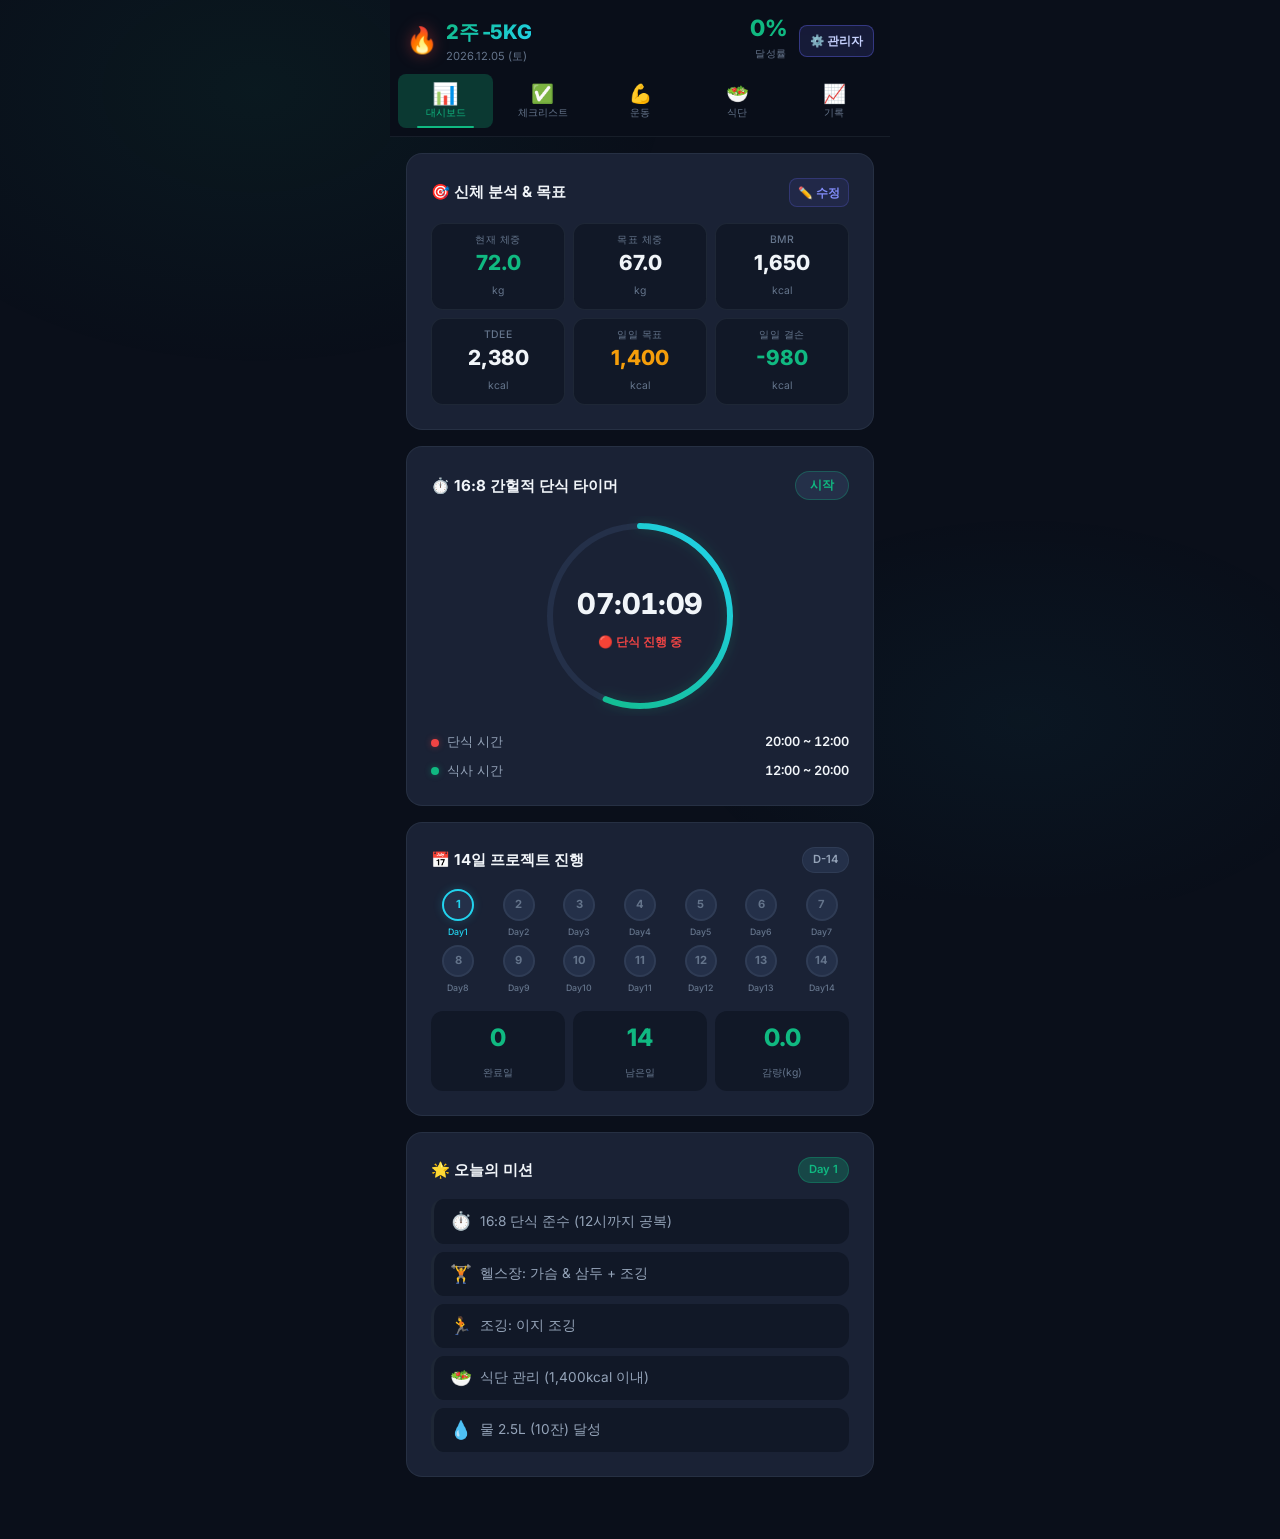
<file: index.html>
<!DOCTYPE html>
<html lang="ko">
<head>
  <meta charset="UTF-8" />
  <meta name="viewport" content="width=device-width, initial-scale=1.0, maximum-scale=1.0, user-scalable=no" />
  <title>2주 -5KG 다이어트 대시보드</title>
  <meta name="description" content="남성 30대 직장인을 위한 2주 5KG 감량 인터랙티브 대시보드. 16:8 간헐적 단식, 헬스장 근력 운동, 실외 조깅 플랜 포함." />
  <meta name="theme-color" content="#0a0f1a" />
  <link rel="preconnect" href="https://fonts.googleapis.com" />
  <link rel="preconnect" href="https://fonts.gstatic.com" crossorigin />
  <link href="https://fonts.googleapis.com/css2?family=Inter:wght@300;400;500;600;700;800;900&display=swap" rel="stylesheet" />
  <link rel="stylesheet" href="styles.css" />
</head>
<body>
  <div id="app">
    <!-- 상단 헤더 -->
    <header id="main-header">
      <div class="header-content">
        <div class="header-left">
          <span class="logo-icon">🔥</span>
          <div>
            <h1 class="header-title">2주 -5KG</h1>
            <p class="header-subtitle" id="header-date"></p>
          </div>
        </div>
        <div class="header-right">
          <div class="header-stat">
            <span class="stat-value" id="header-progress">0%</span>
            <span class="stat-label">달성률</span>
          </div>
          <a href="admin.html" class="header-admin-btn" title="관리자 콘솔 (비밀번호: 0000)">⚙️ 관리자</a>
        </div>
      </div>
      <!-- 탭 내비게이션 -->
      <nav id="tab-nav">
        <button class="tab-btn active" data-tab="dashboard">
          <span class="tab-icon">📊</span>
          <span class="tab-text">대시보드</span>
        </button>
        <button class="tab-btn" data-tab="checklist">
          <span class="tab-icon">✅</span>
          <span class="tab-text">체크리스트</span>
        </button>
        <button class="tab-btn" data-tab="workout">
          <span class="tab-icon">💪</span>
          <span class="tab-text">운동</span>
        </button>
        <button class="tab-btn" data-tab="diet">
          <span class="tab-icon">🥗</span>
          <span class="tab-text">식단</span>
        </button>
        <button class="tab-btn" data-tab="tracker">
          <span class="tab-icon">📈</span>
          <span class="tab-text">기록</span>
        </button>
      </nav>
    </header>

    <!-- 메인 콘텐츠 영역 -->
    <main id="main-content">

      <!-- ========== 대시보드 탭 ========== -->
      <section id="tab-dashboard" class="tab-panel active">
        <!-- 프로필 카드 -->
        <div class="card profile-card" id="profile-card">
          <div class="card-header">
            <h2>🎯 신체 분석 & 목표</h2>
            <a href="admin.html" class="card-admin-link">✏️ 수정</a>
          </div>
          <div class="profile-grid">
            <div class="profile-item">
              <span class="profile-label">현재 체중</span>
              <span class="profile-value accent" id="current-weight">72.0</span>
              <span class="profile-unit">kg</span>
            </div>
            <div class="profile-item">
              <span class="profile-label">목표 체중</span>
              <span class="profile-value" id="profile-target-weight">67.0</span>
              <span class="profile-unit">kg</span>
            </div>
            <div class="profile-item">
              <span class="profile-label">BMR</span>
              <span class="profile-value" id="profile-bmr">1,650</span>
              <span class="profile-unit">kcal</span>
            </div>
            <div class="profile-item">
              <span class="profile-label">TDEE</span>
              <span class="profile-value" id="profile-tdee">2,380</span>
              <span class="profile-unit">kcal</span>
            </div>
            <div class="profile-item">
              <span class="profile-label">일일 목표</span>
              <span class="profile-value warning" id="profile-target-kcal">1,400</span>
              <span class="profile-unit">kcal</span>
            </div>
            <div class="profile-item">
              <span class="profile-label">일일 결손</span>
              <span class="profile-value success" id="profile-deficit-kcal">-980</span>
              <span class="profile-unit">kcal</span>
            </div>
          </div>
        </div>

        <!-- 16:8 단식 타이머 -->
        <div class="card timer-card" id="fasting-timer-card">
          <div class="card-header">
            <h2>⏱️ 16:8 간헐적 단식 타이머</h2>
            <button class="btn-sm" id="timer-toggle-btn">시작</button>
          </div>
          <div class="timer-display">
            <div class="timer-ring" id="timer-ring">
              <svg viewBox="0 0 200 200">
                <circle class="timer-bg" cx="100" cy="100" r="90" />
                <circle class="timer-progress" cx="100" cy="100" r="90" id="timer-progress-circle" />
              </svg>
              <div class="timer-center">
                <span class="timer-time" id="timer-time">16:00:00</span>
                <span class="timer-phase" id="timer-phase">단식 대기중</span>
              </div>
            </div>
          </div>
          <div class="timer-info">
            <div class="timer-info-item">
              <span class="info-dot fasting"></span>
              <span>단식 시간</span>
              <span class="info-time">20:00 ~ 12:00</span>
            </div>
            <div class="timer-info-item">
              <span class="info-dot eating"></span>
              <span>식사 시간</span>
              <span class="info-time">12:00 ~ 20:00</span>
            </div>
          </div>
        </div>

        <!-- D-Day 진행 바 -->
        <div class="card dday-card">
          <div class="card-header">
            <h2>📅 14일 프로젝트 진행</h2>
            <span class="badge" id="dday-badge">D-14</span>
          </div>
          <div class="dday-timeline" id="dday-timeline">
            <!-- JS로 14일 타임라인 생성 -->
          </div>
          <div class="dday-stats">
            <div class="dday-stat">
              <span class="dday-stat-value" id="completed-days">0</span>
              <span class="dday-stat-label">완료일</span>
            </div>
            <div class="dday-stat">
              <span class="dday-stat-value" id="remaining-days">14</span>
              <span class="dday-stat-label">남은일</span>
            </div>
            <div class="dday-stat">
              <span class="dday-stat-value" id="total-lost">0.0</span>
              <span class="dday-stat-label">감량(kg)</span>
            </div>
          </div>
        </div>

        <!-- 오늘의 요약 -->
        <div class="card today-summary-card">
          <div class="card-header">
            <h2>🌟 오늘의 미션</h2>
            <span class="badge accent" id="today-day-badge">Day 1</span>
          </div>
          <div class="mission-list" id="today-missions">
            <!-- JS로 동적 생성 -->
          </div>
        </div>
      </section>

      <!-- ========== 체크리스트 탭 ========== -->
      <section id="tab-checklist" class="tab-panel">
        <div class="day-selector">
          <button class="btn-icon" id="prev-day-btn">◀</button>
          <h2 id="checklist-day-title">Day 1</h2>
          <button class="btn-icon" id="next-day-btn">▶</button>
        </div>
        <div class="card">
          <div class="checklist-progress-bar">
            <div class="checklist-progress-fill" id="checklist-progress-fill"></div>
          </div>
          <p class="checklist-progress-text"><span id="checklist-done">0</span> / <span id="checklist-total">0</span> 완료</p>
        </div>
        <div id="checklist-items" class="checklist-container">
          <!-- JS로 동적 생성 -->
        </div>
      </section>

      <!-- ========== 운동 탭 ========== -->
      <section id="tab-workout" class="tab-panel">
        <div class="day-selector">
          <button class="btn-icon" id="workout-prev-day">◀</button>
          <h2 id="workout-day-title">Day 1</h2>
          <button class="btn-icon" id="workout-next-day">▶</button>
        </div>
        <div id="workout-content">
          <!-- JS로 동적 생성 -->
        </div>
      </section>

      <!-- ========== 식단 탭 ========== -->
      <section id="tab-diet" class="tab-panel">
        <div class="day-selector">
          <button class="btn-icon" id="diet-prev-day">◀</button>
          <h2 id="diet-day-title">Day 1</h2>
          <button class="btn-icon" id="diet-next-day">▶</button>
        </div>
        <div id="diet-content">
          <!-- JS로 동적 생성 -->
        </div>
      </section>

      <!-- ========== 기록(트래커) 탭 ========== -->
      <section id="tab-tracker" class="tab-panel">
        <!-- 체중 기록 입력 -->
        <div class="card">
          <div class="card-header">
            <h2>⚖️ 오늘 체중 기록</h2>
          </div>
          <div class="weight-input-group">
            <input type="number" id="weight-input" class="weight-input" step="0.1" min="50" max="150" placeholder="72.0" />
            <span class="weight-input-unit">kg</span>
            <button class="btn-primary" id="save-weight-btn">저장</button>
          </div>
        </div>

        <!-- 체중 변화 차트 -->
        <div class="card">
          <div class="card-header">
            <h2>📉 체중 변화 추이</h2>
          </div>
          <div class="chart-container">
            <canvas id="weight-chart"></canvas>
          </div>
        </div>

        <!-- 수분 트래커 -->
        <div class="card">
          <div class="card-header">
            <h2>💧 오늘 수분 섭취</h2>
            <span class="badge" id="water-badge">0 / 2.5L</span>
          </div>
          <div class="water-tracker" id="water-tracker">
            <!-- 10개 물방울(각 250ml) -->
          </div>
          <p class="water-tip">💡 한 잔 = 250ml · 목표 10잔(2.5L) · 미네랄 소금 한 꼬집 추가!</p>
        </div>

        <!-- 주간 통계 -->
        <div class="card">
          <div class="card-header">
            <h2>📊 주간 통계</h2>
          </div>
          <div class="stats-grid" id="weekly-stats">
            <!-- JS로 동적 생성 -->
          </div>
        </div>
      </section>

    </main>
  </div>

  <!-- 모달: 운동 완료 축하 -->
  <div class="modal-overlay" id="modal-overlay">
    <div class="modal" id="congrats-modal">
      <div class="modal-emoji">🎉</div>
      <h3 class="modal-title" id="modal-title">축하합니다!</h3>
      <p class="modal-text" id="modal-text">오늘의 미션을 모두 완료했어요!</p>
      <button class="btn-primary modal-close-btn" id="modal-close-btn">확인</button>
    </div>
  </div>

  <script src="data.js"></script>
  <script src="app.js"></script>
</body>
</html>
</file>
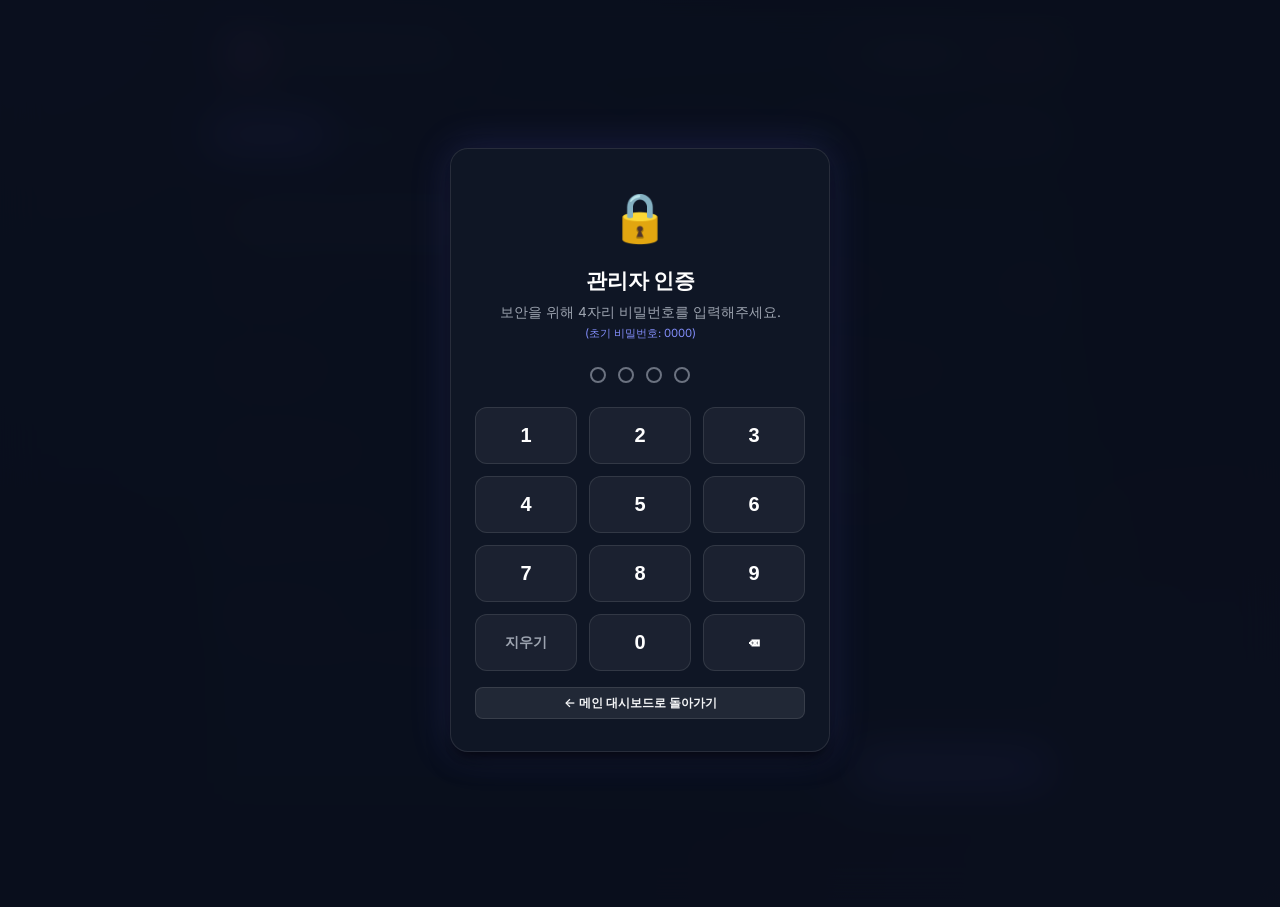
<file: admin.html>
<!DOCTYPE html>
<html lang="ko">
<head>
  <meta charset="UTF-8" />
  <meta name="viewport" content="width=device-width, initial-scale=1.0, maximum-scale=1.0, user-scalable=no" />
  <title>다이어트 플랜 관리자 콘솔</title>
  <meta name="theme-color" content="#0a0f1d" />
  <link rel="preconnect" href="https://fonts.googleapis.com" />
  <link rel="preconnect" href="https://fonts.gstatic.com" crossorigin />
  <link href="https://fonts.googleapis.com/css2?family=Inter:wght@400;500;600;700;800&display=swap" rel="stylesheet" />
  <link rel="stylesheet" href="admin.css" />
</head>
<body>

  <!-- ==================== PIN 잠금 화면 (초기 비번: 0000) ==================== -->
  <div id="authOverlay" class="auth-overlay">
    <div class="auth-box">
      <div class="lock-icon">🔒</div>
      <h2>관리자 인증</h2>
      <p>보안을 위해 4자리 비밀번호를 입력해주세요.<br><small style="color:#818cf8;">(초기 비밀번호: 0000)</small></p>

      <div class="pin-display">
        <div class="pin-dot" id="dot-0"></div>
        <div class="pin-dot" id="dot-1"></div>
        <div class="pin-dot" id="dot-2"></div>
        <div class="pin-dot" id="dot-3"></div>
      </div>

      <div class="pin-keypad">
        <button class="key-btn" onclick="handlePinInput('1')">1</button>
        <button class="key-btn" onclick="handlePinInput('2')">2</button>
        <button class="key-btn" onclick="handlePinInput('3')">3</button>
        <button class="key-btn" onclick="handlePinInput('4')">4</button>
        <button class="key-btn" onclick="handlePinInput('5')">5</button>
        <button class="key-btn" onclick="handlePinInput('6')">6</button>
        <button class="key-btn" onclick="handlePinInput('7')">7</button>
        <button class="key-btn" onclick="handlePinInput('8')">8</button>
        <button class="key-btn" onclick="handlePinInput('9')">9</button>
        <button class="key-btn" onclick="handlePinClear()" style="font-size:0.9rem; color:var(--text-muted);">지우기</button>
        <button class="key-btn" onclick="handlePinInput('0')">0</button>
        <button class="key-btn" onclick="handlePinBackspace()">⌫</button>
      </div>

      <div style="margin-top: 15px;">
        <a href="index.html" class="btn btn-secondary btn-sm" style="width:100%;">← 메인 대시보드로 돌아가기</a>
      </div>
    </div>
  </div>

  <!-- ==================== 관리자 메인 콘솔 ==================== -->
  <div class="admin-container">
    
    <!-- 상단 헤더 -->
    <header class="admin-header">
      <div class="brand-area">
        <div class="brand-badge">⚡</div>
        <div class="brand-text">
          <h1>다이어트 관리자 센터</h1>
          <p>내용 실시간 편집 & 스마트폰 즉시 동기화</p>
        </div>
      </div>
      <div class="header-actions">
        <a href="index.html" class="btn btn-secondary btn-sm">📱 사용자 화면 보기</a>
        <button id="logoutBtn" class="btn btn-danger btn-sm" onclick="handleLogout()">로그아웃</button>
      </div>
    </header>

    <!-- 탭 내비게이션 -->
    <nav class="admin-tabs">
      <button class="tab-btn active" data-tab="tab-profile">🎯 신체 & 목표</button>
      <button class="tab-btn" data-tab="tab-checklist">📋 체크리스트</button>
      <button class="tab-btn" data-tab="tab-workout">💪 14일 운동 플랜</button>
      <button class="tab-btn" data-tab="tab-diet">🥗 14일 식단 플랜</button>
      <button class="tab-btn" data-tab="tab-records">📊 체중·수분 기록</button>
      <button class="tab-btn" data-tab="tab-system">⚙️ 설정 & 백업</button>
    </nav>

    <!-- ==================== TAB 1: 신체 & 목표 ==================== -->
    <section id="tab-profile" class="panel active">
      <div class="admin-card">
        <h2>🎯 신체 분석 및 감량 목표 설정</h2>
        <p class="desc">대시보드 상단 프로필 카드 및 통계에 실시간 반영됩니다.</p>

        <form id="profileForm" onsubmit="saveProfile(event)">
          <div class="form-grid">
            <div class="form-group">
              <label>프로젝트 제목 <span class="badge">필수</span></label>
              <input type="text" id="prof-title" required />
            </div>

            <div class="form-group">
              <label>신장 (cm)</label>
              <input type="number" id="prof-height" step="0.1" required />
            </div>

            <div class="form-group">
              <label>시작 체중 (kg) <span class="badge">기준점</span></label>
              <input type="number" id="prof-start-weight" step="0.1" required />
            </div>

            <div class="form-group">
              <label>목표 체중 (kg)</label>
              <input type="number" id="prof-target-weight" step="0.1" required />
            </div>

            <div class="form-group">
              <label>기초대사량 (BMR, kcal)</label>
              <input type="number" id="prof-bmr" required />
            </div>

            <div class="form-group">
              <label>활동대사량 (TDEE, kcal)</label>
              <input type="number" id="prof-tdee" required />
            </div>

            <div class="form-group">
              <label>일일 섭취 목표 (kcal)</label>
              <input type="number" id="prof-target-kcal" required />
            </div>

            <div class="form-group">
              <label>일일 칼로리 결손 (kcal)</label>
              <input type="number" id="prof-deficit-kcal" required />
            </div>

            <div class="form-group">
              <label>챌린지 시작일</label>
              <input type="date" id="prof-start-date" required />
            </div>

            <div class="form-group">
              <label>간헐적 단식 시작 시간 (시)</label>
              <input type="number" id="prof-fasting-start" min="0" max="23" required />
            </div>

            <div class="form-group full-width">
              <label>개인 메모 & 다짐</label>
              <textarea id="prof-notes" placeholder="이번 2주 동안 반드시 5KG 감량하고 건강한 습관을 만든다!"></textarea>
            </div>
          </div>

          <div class="card-actions">
            <button type="submit" class="btn btn-primary">💾 신체 & 목표 설정 저장</button>
          </div>
        </form>
      </div>
    </section>

    <!-- ==================== TAB 2: 체크리스트 ==================== -->
    <section id="tab-checklist" class="panel">
      <div class="admin-card">
        <h2>📋 매일 반복 체크리스트 관리</h2>
        <p class="desc">매일 대시보드와 체크리스트 탭에서 수행하는 미션을 수정할 수 있습니다.</p>

        <div id="checklistEditorContainer">
          <!-- 동적으로 그룹 및 아이템 렌더링 -->
        </div>

        <div class="card-actions" style="justify-content: space-between;">
          <button type="button" class="btn btn-secondary btn-sm" onclick="addNewChecklistGroup()">+ 새 그룹 추가</button>
          <button type="button" class="btn btn-primary" onclick="saveChecklistTemplate()">💾 체크리스트 템플릿 저장</button>
        </div>
      </div>
    </section>

    <!-- ==================== TAB 3: 14일 운동 플랜 ==================== -->
    <section id="tab-workout" class="panel">
      <div class="admin-card">
        <h2>💪 14일 헬스장 근력 + 실외 조깅 플랜</h2>
        <p class="desc">수정할 일차(Day)를 선택하고 헬스 기구 및 러닝 프로그램을 변경하세요.</p>

        <div class="day-selector-bar">
          <label for="workoutDaySelect">📅 수정할 일차 선택:</label>
          <select id="workoutDaySelect" onchange="loadWorkoutForSelectedDay()">
            <!-- Day 1~14 옵션 동적 생성 -->
          </select>
        </div>

        <form id="workoutDayForm" onsubmit="saveWorkoutForSelectedDay(event)">
          <div class="form-grid">
            <div class="form-group full-width">
              <label>오늘의 운동 타이틀 (예: 가슴 & 삼두 + 조깅)</label>
              <input type="text" id="w-title" required />
            </div>
            <div class="form-group">
              <label>타겟 부위 (쉼표 구분)</label>
              <input type="text" id="w-target" placeholder="대흉근, 상완삼두근" />
            </div>
            <div class="form-group">
              <label>예상 소요 시간</label>
              <input type="text" id="w-duration" placeholder="근력 45분 + 조깅 25분" />
            </div>
            <div class="form-group full-width">
              <label>오늘의 핵심 팁 / 동기부여</label>
              <input type="text" id="w-tip" />
            </div>
          </div>

          <!-- 헬스장 근력 세부 종목 -->
          <h3 style="margin: 20px 0 10px; font-size:1rem; color:#818cf8;">🏋️ 헬스장 기구 루틴</h3>
          <div id="gymExercisesContainer">
            <!-- 운동 종목 리스트 동적 생성 -->
          </div>
          <button type="button" class="btn btn-secondary btn-sm" style="margin-bottom:20px;" onclick="addGymExercise()">+ 근력 운동 추가</button>

          <!-- 실외 조깅 / 유산소 -->
          <h3 style="margin: 20px 0 10px; font-size:1rem; color:#ec4899;">🏃 실외 조깅 / 유산소</h3>
          <div class="form-grid">
            <div class="form-group">
              <label>조깅 유형</label>
              <input type="text" id="w-cardio-type" placeholder="이지 조깅 / 인터벌" />
            </div>
            <div class="form-group">
              <label>시간 (분)</label>
              <input type="number" id="w-cardio-duration" />
            </div>
            <div class="form-group">
              <label>목표 거리 / 페이스</label>
              <input type="text" id="w-cardio-target" placeholder="3km (6분 30초/km)" />
            </div>
            <div class="form-group full-width">
              <label>조깅 팁 & 세부 코스</label>
              <textarea id="w-cardio-tip"></textarea>
            </div>
          </div>

          <div class="card-actions">
            <button type="submit" class="btn btn-primary">💾 해당 일차(Day) 운동 저장</button>
          </div>
        </form>
      </div>
    </section>

    <!-- ==================== TAB 4: 14일 식단 플랜 ==================== -->
    <section id="tab-diet" class="panel">
      <div class="admin-card">
        <h2>🥗 14일 식단 가이드 편집</h2>
        <p class="desc">16:8 간헐적 단식 기반 일자별 점심, 간식, 저녁 메뉴를 수정할 수 있습니다.</p>

        <div class="day-selector-bar">
          <label for="dietDaySelect">📅 수정할 일차 선택:</label>
          <select id="dietDaySelect" onchange="loadDietForSelectedDay()">
            <!-- Day 1~14 옵션 동적 생성 -->
          </select>
        </div>

        <form id="dietDayForm" onsubmit="saveDietForSelectedDay(event)">
          <!-- 점심 -->
          <div style="background:rgba(255,255,255,0.02); padding:16px; border-radius:12px; margin-bottom:14px; border:1px solid var(--border-color);">
            <h3 style="font-size:0.95rem; color:#10b981; margin-bottom:12px;">🍚 점심 (12:00 첫 식사)</h3>
            <div class="form-grid">
              <div class="form-group full-width">
                <label>메뉴 명칭</label>
                <input type="text" id="d-lunch-title" required />
              </div>
              <div class="form-group">
                <label>예상 칼로리 (kcal)</label>
                <input type="number" id="d-lunch-kcal" required />
              </div>
              <div class="form-group full-width">
                <label>식단 팁 & 영양 포인트</label>
                <input type="text" id="d-lunch-tip" />
              </div>
            </div>
          </div>

          <!-- 간식 -->
          <div style="background:rgba(255,255,255,0.02); padding:16px; border-radius:12px; margin-bottom:14px; border:1px solid var(--border-color);">
            <h3 style="font-size:0.95rem; color:#f59e0b; margin-bottom:12px;">🥜 간식 (15:30)</h3>
            <div class="form-grid">
              <div class="form-group full-width">
                <label>메뉴 명칭</label>
                <input type="text" id="d-snack-title" required />
              </div>
              <div class="form-group">
                <label>예상 칼로리 (kcal)</label>
                <input type="number" id="d-snack-kcal" required />
              </div>
            </div>
          </div>

          <!-- 저녁 -->
          <div style="background:rgba(255,255,255,0.02); padding:16px; border-radius:12px; margin-bottom:14px; border:1px solid var(--border-color);">
            <h3 style="font-size:0.95rem; color:#06b6d4; margin-bottom:12px;">🥗 저녁 (19:00 마지막 식사)</h3>
            <div class="form-grid">
              <div class="form-group full-width">
                <label>메뉴 명칭</label>
                <input type="text" id="d-dinner-title" required />
              </div>
              <div class="form-group">
                <label>예상 칼로리 (kcal)</label>
                <input type="number" id="d-dinner-kcal" required />
              </div>
              <div class="form-group full-width">
                <label>식단 팁 & 영양 포인트</label>
                <input type="text" id="d-dinner-tip" />
              </div>
            </div>
          </div>

          <div class="card-actions">
            <button type="submit" class="btn btn-primary">💾 해당 일차(Day) 식단 저장</button>
          </div>
        </form>
      </div>
    </section>

    <!-- ==================== TAB 5: 체중·수분 기록 관리 ==================== -->
    <section id="tab-records" class="panel">
      <div class="admin-card">
        <h2>📊 사용자 일자별 기록 관리 (체중 & 수분)</h2>
        <p class="desc">사용자가 입력한 체중 및 수분 기록을 직접 수정하거나 보정할 수 있습니다.</p>

        <div class="table-responsive">
          <table class="admin-table">
            <thead>
              <tr>
                <th>일차</th>
                <th>날짜</th>
                <th>체중 (kg)</th>
                <th>수분 섭취 (잔)</th>
                <th>조치</th>
              </tr>
            </thead>
            <tbody id="recordsTableBody">
              <!-- Day 1~14 행 동적 생성 -->
            </tbody>
          </table>
        </div>

        <div class="card-actions">
          <button type="button" class="btn btn-primary" onclick="saveAllRecords()">💾 전체 기록 일괄 저장</button>
        </div>
      </div>
    </section>

    <!-- ==================== TAB 6: 시스템 & 백업 ==================== -->
    <section id="tab-system" class="panel">
      <div class="admin-card">
        <h2>🔒 관리자 비밀번호 변경</h2>
        <p class="desc">초기 비밀번호(0000)를 원하는 4자리 숫자로 변경할 수 있습니다.</p>

        <form id="pwChangeForm" onsubmit="changeAdminPassword(event)">
          <div class="form-grid">
            <div class="form-group">
              <label>새 비밀번호 (4자리 숫자)</label>
              <input type="password" id="newPin" maxlength="4" pattern="[0-9]{4}" placeholder="예: 1234" required />
            </div>
            <div class="form-group">
              <label>새 비밀번호 확인</label>
              <input type="password" id="confirmPin" maxlength="4" pattern="[0-9]{4}" placeholder="예: 1234" required />
            </div>
          </div>
          <div class="card-actions">
            <button type="submit" class="btn btn-primary">비밀번호 변경</button>
          </div>
        </form>
      </div>

      <div class="admin-card">
        <h2>💾 데이터 백업 및 복원</h2>
        <p class="desc">다른 기기(스마트폰/PC)로 데이터를 옮기거나 백업할 때 사용하세요.</p>

        <div style="display:flex; flex-wrap:wrap; gap:12px; margin-top:14px;">
          <button type="button" class="btn btn-secondary" onclick="exportDataToJson()">📥 전체 데이터 백업 다운로드 (JSON)</button>
          
          <label class="btn btn-secondary" style="cursor:pointer;">
            📤 백업 파일 복원 (JSON)
            <input type="file" id="importFileInput" accept=".json" style="display:none;" onchange="importDataFromJson(event)" />
          </label>
        </div>
      </div>

      <div class="admin-card" style="border-color:rgba(239, 68, 68, 0.4);">
        <h2 style="color:#f87171;">⚠️ 초기화 영역</h2>
        <p class="desc">모든 수정 데이터를 지우고 프로젝트 초기 상태로 되돌립니다.</p>

        <div style="display:flex; gap:10px; margin-top:10px;">
          <button type="button" class="btn btn-danger" onclick="resetToFactoryDefault()">초기 설정값으로 완전 리셋</button>
        </div>
      </div>
    </section>

  </div>

  <script src="data.js"></script>
  <script src="admin.js"></script>
</body>
</html>
</file>
<file: styles.css>
/* ===================================================
   2주 -5KG 다이어트 대시보드 — 모바일 퍼스트 스타일시트
   디자인: 프리미엄 다크 모드 + 네온 에메랄드/시안 포인트
   =================================================== */

/* --- CSS Custom Properties (디자인 토큰) --- */
:root {
  /* 다크 모드 배경 팔레트 */
  --bg-primary: #0a0f1a;
  --bg-secondary: #111827;
  --bg-card: #1a2235;
  --bg-card-hover: #1e2a40;
  --bg-elevated: #243049;

  /* 포인트 컬러 (네온 에메랄드/시안) */
  --accent-primary: #10b981;
  --accent-primary-glow: rgba(16, 185, 129, 0.25);
  --accent-secondary: #06d6a0;
  --accent-cyan: #22d3ee;
  --accent-cyan-glow: rgba(34, 211, 238, 0.2);

  /* 상태 컬러 */
  --color-success: #10b981;
  --color-warning: #f59e0b;
  --color-danger: #ef4444;
  --color-info: #3b82f6;

  /* 텍스트 */
  --text-primary: #f1f5f9;
  --text-secondary: #94a3b8;
  --text-muted: #64748b;

  /* 보더 */
  --border-color: rgba(148, 163, 184, 0.1);
  --border-accent: rgba(16, 185, 129, 0.3);

  /* 간격 */
  --spacing-xs: 4px;
  --spacing-sm: 8px;
  --spacing-md: 16px;
  --spacing-lg: 24px;
  --spacing-xl: 32px;

  /* 반경 */
  --radius-sm: 8px;
  --radius-md: 12px;
  --radius-lg: 16px;
  --radius-xl: 24px;
  --radius-full: 9999px;

  /* 폰트 */
  --font-family: 'Inter', -apple-system, BlinkMacSystemFont, 'Segoe UI', sans-serif;

  /* 그림자 */
  --shadow-sm: 0 1px 2px rgba(0, 0, 0, 0.3);
  --shadow-md: 0 4px 12px rgba(0, 0, 0, 0.4);
  --shadow-lg: 0 8px 24px rgba(0, 0, 0, 0.5);
  --shadow-glow: 0 0 20px var(--accent-primary-glow);

  /* 트랜지션 */
  --transition-fast: 150ms ease;
  --transition-normal: 250ms ease;
  --transition-slow: 400ms cubic-bezier(0.4, 0, 0.2, 1);
}

/* --- 리셋 & 기본 --- */
*, *::before, *::after {
  margin: 0;
  padding: 0;
  box-sizing: border-box;
}

html {
  font-size: 16px;
  -webkit-text-size-adjust: 100%;
  scroll-behavior: smooth;
}

body {
  font-family: var(--font-family);
  background: var(--bg-primary);
  color: var(--text-primary);
  line-height: 1.6;
  min-height: 100vh;
  -webkit-font-smoothing: antialiased;
  -moz-osx-font-smoothing: grayscale;
  overflow-x: hidden;
}

/* 배경 그라데이션 오버레이 */
body::before {
  content: '';
  position: fixed;
  top: 0;
  left: 0;
  right: 0;
  bottom: 0;
  background:
    radial-gradient(ellipse 600px 400px at 20% 10%, rgba(16, 185, 129, 0.06) 0%, transparent 70%),
    radial-gradient(ellipse 500px 300px at 80% 80%, rgba(34, 211, 238, 0.04) 0%, transparent 70%);
  pointer-events: none;
  z-index: 0;
}

#app {
  position: relative;
  z-index: 1;
  max-width: 480px;
  margin: 0 auto;
  padding-bottom: 30px;
}

/* --- 헤더 --- */
#main-header {
  position: sticky;
  top: 0;
  z-index: 100;
  background: rgba(10, 15, 26, 0.92);
  backdrop-filter: blur(20px);
  -webkit-backdrop-filter: blur(20px);
  border-bottom: 1px solid var(--border-color);
}

.header-content {
  display: flex;
  align-items: center;
  justify-content: space-between;
  padding: var(--spacing-md) var(--spacing-md) var(--spacing-sm);
}

.header-left {
  display: flex;
  align-items: center;
  gap: var(--spacing-sm);
}

.logo-icon {
  font-size: 1.6rem;
  filter: drop-shadow(0 0 8px rgba(239, 68, 68, 0.4));
  animation: pulse-fire 2s ease-in-out infinite;
}

@keyframes pulse-fire {
  0%, 100% { transform: scale(1); }
  50% { transform: scale(1.1); }
}

.header-title {
  font-size: 1.25rem;
  font-weight: 800;
  background: linear-gradient(135deg, var(--accent-primary), var(--accent-cyan));
  -webkit-background-clip: text;
  -webkit-text-fill-color: transparent;
  background-clip: text;
  letter-spacing: -0.02em;
}

.header-subtitle {
  font-size: 0.7rem;
  color: var(--text-muted);
  font-weight: 400;
}

.header-right {
  display: flex;
  align-items: center;
  gap: 12px;
  text-align: right;
}

.header-stat .stat-value {
  font-size: 1.4rem;
  font-weight: 800;
  color: var(--accent-primary);
  display: block;
  line-height: 1;
}

.header-stat .stat-label {
  font-size: 0.65rem;
  color: var(--text-muted);
  text-transform: uppercase;
  letter-spacing: 0.05em;
}

.header-admin-btn {
  display: inline-flex;
  align-items: center;
  padding: 6px 10px;
  background: rgba(99, 102, 241, 0.15);
  border: 1px solid rgba(99, 102, 241, 0.4);
  color: #c7d2fe;
  font-size: 0.72rem;
  font-weight: 700;
  border-radius: var(--radius-sm);
  text-decoration: none;
  transition: var(--transition-fast);
  white-space: nowrap;
}

.header-admin-btn:hover {
  background: rgba(99, 102, 241, 0.3);
  color: #ffffff;
  border-color: #818cf8;
  transform: translateY(-1px);
}

.card-admin-link {
  font-size: 0.75rem;
  font-weight: 600;
  color: #818cf8;
  text-decoration: none;
  background: rgba(99, 102, 241, 0.1);
  padding: 4px 8px;
  border-radius: var(--radius-sm);
  border: 1px solid rgba(99, 102, 241, 0.25);
  transition: var(--transition-fast);
}

.card-admin-link:hover {
  background: rgba(99, 102, 241, 0.25);
  color: #fff;
}

/* --- 탭 내비게이션 --- */
#tab-nav {
  display: flex;
  gap: 2px;
  padding: 0 var(--spacing-sm) var(--spacing-sm);
  overflow-x: auto;
  scrollbar-width: none;
  -ms-overflow-style: none;
}

#tab-nav::-webkit-scrollbar { display: none; }

.tab-btn {
  flex: 1;
  display: flex;
  flex-direction: column;
  align-items: center;
  gap: 2px;
  padding: var(--spacing-sm) var(--spacing-xs);
  background: transparent;
  border: none;
  border-radius: var(--radius-sm);
  color: var(--text-muted);
  font-family: var(--font-family);
  font-size: 0.6rem;
  font-weight: 500;
  cursor: pointer;
  transition: all var(--transition-normal);
  position: relative;
  min-width: 56px;
}

.tab-btn .tab-icon {
  font-size: 1.15rem;
  transition: transform var(--transition-normal);
}

.tab-btn.active {
  color: var(--accent-primary);
  background: var(--accent-primary-glow);
}

.tab-btn.active .tab-icon {
  transform: scale(1.15);
}

.tab-btn.active::after {
  content: '';
  position: absolute;
  bottom: 0;
  left: 20%;
  right: 20%;
  height: 2px;
  background: var(--accent-primary);
  border-radius: 1px;
}

.tab-btn:active {
  transform: scale(0.95);
}

/* --- 메인 콘텐츠 --- */
#main-content {
  padding: var(--spacing-md);
}

.tab-panel {
  display: none;
  animation: fadeIn 0.3s ease;
}

.tab-panel.active {
  display: block;
}

@keyframes fadeIn {
  from { opacity: 0; transform: translateY(8px); }
  to { opacity: 1; transform: translateY(0); }
}

/* --- 카드 컴포넌트 --- */
.card {
  background: var(--bg-card);
  border: 1px solid var(--border-color);
  border-radius: var(--radius-lg);
  padding: var(--spacing-lg);
  margin-bottom: var(--spacing-md);
  transition: all var(--transition-normal);
}

.card:active {
  background: var(--bg-card-hover);
}

.card-header {
  display: flex;
  align-items: center;
  justify-content: space-between;
  margin-bottom: var(--spacing-md);
}

.card-header h2 {
  font-size: 0.95rem;
  font-weight: 700;
  color: var(--text-primary);
}

/* --- 배지 --- */
.badge {
  display: inline-flex;
  align-items: center;
  padding: 3px 10px;
  border-radius: var(--radius-full);
  font-size: 0.7rem;
  font-weight: 600;
  background: var(--bg-elevated);
  color: var(--text-secondary);
  border: 1px solid var(--border-color);
}

.badge.accent {
  background: var(--accent-primary-glow);
  color: var(--accent-primary);
  border-color: var(--border-accent);
}

/* --- 버튼 --- */
.btn-primary {
  padding: 10px 20px;
  background: linear-gradient(135deg, var(--accent-primary), #059669);
  color: #fff;
  border: none;
  border-radius: var(--radius-md);
  font-family: var(--font-family);
  font-size: 0.85rem;
  font-weight: 600;
  cursor: pointer;
  transition: all var(--transition-normal);
  box-shadow: 0 2px 8px rgba(16, 185, 129, 0.3);
}

.btn-primary:active {
  transform: scale(0.96);
  box-shadow: 0 1px 4px rgba(16, 185, 129, 0.2);
}

.btn-sm {
  padding: 5px 14px;
  background: var(--bg-elevated);
  color: var(--accent-primary);
  border: 1px solid var(--border-accent);
  border-radius: var(--radius-full);
  font-family: var(--font-family);
  font-size: 0.75rem;
  font-weight: 600;
  cursor: pointer;
  transition: all var(--transition-fast);
}

.btn-sm:active {
  background: var(--accent-primary-glow);
}

.btn-sm.active {
  background: var(--accent-primary);
  color: #fff;
  border-color: var(--accent-primary);
}

.btn-icon {
  width: 36px;
  height: 36px;
  display: flex;
  align-items: center;
  justify-content: center;
  background: var(--bg-elevated);
  color: var(--text-secondary);
  border: 1px solid var(--border-color);
  border-radius: var(--radius-sm);
  font-size: 0.9rem;
  cursor: pointer;
  transition: all var(--transition-fast);
}

.btn-icon:active {
  background: var(--accent-primary-glow);
  color: var(--accent-primary);
}

/* --- 프로필 카드 --- */
.profile-grid {
  display: grid;
  grid-template-columns: repeat(3, 1fr);
  gap: var(--spacing-sm);
}

.profile-item {
  text-align: center;
  padding: var(--spacing-sm);
  background: var(--bg-secondary);
  border-radius: var(--radius-md);
  border: 1px solid var(--border-color);
}

.profile-label {
  display: block;
  font-size: 0.65rem;
  color: var(--text-muted);
  margin-bottom: 2px;
  text-transform: uppercase;
  letter-spacing: 0.04em;
  font-weight: 500;
}

.profile-value {
  display: block;
  font-size: 1.3rem;
  font-weight: 800;
  line-height: 1.2;
  color: var(--text-primary);
}

.profile-value.accent { color: var(--accent-primary); }
.profile-value.warning { color: var(--color-warning); }
.profile-value.success { color: var(--color-success); }

.profile-unit {
  font-size: 0.65rem;
  color: var(--text-muted);
}

/* --- 타이머 카드 --- */
.timer-display {
  display: flex;
  justify-content: center;
  margin: var(--spacing-md) 0;
}

.timer-ring {
  position: relative;
  width: 200px;
  height: 200px;
}

.timer-ring svg {
  width: 100%;
  height: 100%;
  transform: rotate(-90deg);
}

.timer-bg {
  fill: none;
  stroke: var(--bg-elevated);
  stroke-width: 6;
}

.timer-progress {
  fill: none;
  stroke: url(#timer-gradient);
  stroke-width: 6;
  stroke-linecap: round;
  stroke-dasharray: 565.5;
  stroke-dashoffset: 565.5;
  transition: stroke-dashoffset 1s linear;
  filter: drop-shadow(0 0 6px var(--accent-primary-glow));
}

.timer-center {
  position: absolute;
  top: 50%;
  left: 50%;
  transform: translate(-50%, -50%);
  text-align: center;
}

.timer-time {
  display: block;
  font-size: 1.8rem;
  font-weight: 800;
  color: var(--text-primary);
  font-variant-numeric: tabular-nums;
  letter-spacing: -0.02em;
}

.timer-phase {
  display: block;
  font-size: 0.75rem;
  color: var(--accent-primary);
  font-weight: 600;
  margin-top: 4px;
}

.timer-info {
  display: flex;
  flex-direction: column;
  gap: var(--spacing-sm);
}

.timer-info-item {
  display: flex;
  align-items: center;
  gap: var(--spacing-sm);
  font-size: 0.8rem;
  color: var(--text-secondary);
}

.timer-info-item .info-time {
  margin-left: auto;
  font-weight: 600;
  color: var(--text-primary);
  font-variant-numeric: tabular-nums;
}

.info-dot {
  width: 8px;
  height: 8px;
  border-radius: 50%;
}

.info-dot.fasting { background: var(--color-danger); box-shadow: 0 0 6px rgba(239, 68, 68, 0.4); }
.info-dot.eating { background: var(--color-success); box-shadow: 0 0 6px rgba(16, 185, 129, 0.4); }

/* --- D-Day 타임라인 --- */
.dday-timeline {
  display: grid;
  grid-template-columns: repeat(7, 1fr);
  gap: 6px;
  margin-bottom: var(--spacing-md);
}

.dday-dot {
  display: flex;
  flex-direction: column;
  align-items: center;
  gap: 4px;
  cursor: pointer;
  transition: transform var(--transition-fast);
}

.dday-dot:active { transform: scale(0.9); }

.dday-dot .dot-circle {
  width: 32px;
  height: 32px;
  border-radius: 50%;
  display: flex;
  align-items: center;
  justify-content: center;
  font-size: 0.7rem;
  font-weight: 700;
  background: var(--bg-elevated);
  color: var(--text-muted);
  border: 2px solid var(--border-color);
  transition: all var(--transition-normal);
}

.dday-dot.completed .dot-circle {
  background: var(--accent-primary);
  color: #fff;
  border-color: var(--accent-primary);
  box-shadow: 0 0 10px var(--accent-primary-glow);
}

.dday-dot.current .dot-circle {
  border-color: var(--accent-cyan);
  color: var(--accent-cyan);
  box-shadow: 0 0 10px var(--accent-cyan-glow);
  animation: pulse-current 2s ease-in-out infinite;
}

@keyframes pulse-current {
  0%, 100% { box-shadow: 0 0 10px var(--accent-cyan-glow); }
  50% { box-shadow: 0 0 20px var(--accent-cyan-glow); }
}

.dday-dot .dot-label {
  font-size: 0.55rem;
  color: var(--text-muted);
  font-weight: 500;
}

.dday-dot.current .dot-label { color: var(--accent-cyan); }
.dday-dot.completed .dot-label { color: var(--accent-primary); }

.dday-stats {
  display: grid;
  grid-template-columns: repeat(3, 1fr);
  gap: var(--spacing-sm);
}

.dday-stat {
  text-align: center;
  padding: var(--spacing-sm);
  background: var(--bg-secondary);
  border-radius: var(--radius-md);
}

.dday-stat-value {
  display: block;
  font-size: 1.5rem;
  font-weight: 800;
  color: var(--accent-primary);
}

.dday-stat-label {
  font-size: 0.65rem;
  color: var(--text-muted);
}

/* --- 오늘의 미션 --- */
.mission-list {
  display: flex;
  flex-direction: column;
  gap: var(--spacing-sm);
}

.mission-item {
  display: flex;
  align-items: center;
  gap: var(--spacing-sm);
  padding: var(--spacing-sm) var(--spacing-md);
  background: var(--bg-secondary);
  border-radius: var(--radius-md);
  border-left: 3px solid var(--border-color);
  font-size: 0.85rem;
  color: var(--text-secondary);
  transition: all var(--transition-normal);
}

.mission-item.done {
  border-left-color: var(--accent-primary);
  color: var(--text-primary);
}

.mission-item .mission-emoji {
  font-size: 1.1rem;
  flex-shrink: 0;
}

.mission-item .mission-check {
  margin-left: auto;
  font-size: 1rem;
  opacity: 0;
  transition: opacity var(--transition-normal);
}

.mission-item.done .mission-check {
  opacity: 1;
}

/* --- Day 선택기 --- */
.day-selector {
  display: flex;
  align-items: center;
  justify-content: center;
  gap: var(--spacing-lg);
  margin-bottom: var(--spacing-md);
}

.day-selector h2 {
  font-size: 1.2rem;
  font-weight: 800;
  min-width: 80px;
  text-align: center;
  background: linear-gradient(135deg, var(--accent-primary), var(--accent-cyan));
  -webkit-background-clip: text;
  -webkit-text-fill-color: transparent;
  background-clip: text;
}

/* --- 체크리스트 --- */
.checklist-progress-bar {
  height: 6px;
  background: var(--bg-elevated);
  border-radius: 3px;
  overflow: hidden;
  margin-bottom: var(--spacing-sm);
}

.checklist-progress-fill {
  height: 100%;
  background: linear-gradient(90deg, var(--accent-primary), var(--accent-cyan));
  border-radius: 3px;
  transition: width var(--transition-slow);
  width: 0%;
}

.checklist-progress-text {
  font-size: 0.75rem;
  color: var(--text-muted);
  text-align: right;
}

.checklist-container {
  display: flex;
  flex-direction: column;
  gap: var(--spacing-sm);
}

.checklist-group {
  background: var(--bg-card);
  border: 1px solid var(--border-color);
  border-radius: var(--radius-lg);
  overflow: hidden;
}

.checklist-group-header {
  padding: var(--spacing-md);
  background: var(--bg-secondary);
  font-size: 0.85rem;
  font-weight: 700;
  color: var(--text-primary);
  border-bottom: 1px solid var(--border-color);
}

.check-item {
  display: flex;
  align-items: center;
  gap: var(--spacing-sm);
  padding: var(--spacing-md);
  border-bottom: 1px solid var(--border-color);
  cursor: pointer;
  transition: background var(--transition-fast);
  user-select: none;
  -webkit-user-select: none;
}

.check-item:last-child { border-bottom: none; }

.check-item:active {
  background: var(--bg-elevated);
}

.check-item.checked {
  opacity: 0.7;
}

.check-item.checked .check-text {
  text-decoration: line-through;
  color: var(--text-muted);
}

.check-box {
  width: 22px;
  height: 22px;
  border-radius: 6px;
  border: 2px solid var(--text-muted);
  display: flex;
  align-items: center;
  justify-content: center;
  flex-shrink: 0;
  transition: all var(--transition-normal);
  font-size: 0.7rem;
  color: transparent;
}

.check-item.checked .check-box {
  background: var(--accent-primary);
  border-color: var(--accent-primary);
  color: #fff;
  box-shadow: 0 0 8px var(--accent-primary-glow);
}

.check-emoji {
  font-size: 1rem;
  flex-shrink: 0;
}

.check-text {
  font-size: 0.85rem;
  color: var(--text-secondary);
  transition: all var(--transition-normal);
}

.check-time {
  margin-left: auto;
  font-size: 0.7rem;
  color: var(--text-muted);
  font-variant-numeric: tabular-nums;
  white-space: nowrap;
}

/* --- 운동 탭 컨텐츠 --- */
.workout-section {
  margin-bottom: var(--spacing-md);
}

.workout-card {
  background: var(--bg-card);
  border: 1px solid var(--border-color);
  border-radius: var(--radius-lg);
  overflow: hidden;
  margin-bottom: var(--spacing-sm);
}

.workout-card-header {
  display: flex;
  align-items: center;
  gap: var(--spacing-sm);
  padding: var(--spacing-md);
  background: linear-gradient(135deg, rgba(16, 185, 129, 0.08), rgba(34, 211, 238, 0.05));
  border-bottom: 1px solid var(--border-color);
}

.workout-card-header .workout-icon {
  font-size: 1.5rem;
}

.workout-card-header .workout-title {
  font-size: 0.95rem;
  font-weight: 700;
  color: var(--text-primary);
}

.workout-card-header .workout-tag {
  margin-left: auto;
  padding: 3px 10px;
  background: var(--accent-primary-glow);
  color: var(--accent-primary);
  border-radius: var(--radius-full);
  font-size: 0.65rem;
  font-weight: 700;
  text-transform: uppercase;
}

.workout-card-header .workout-tag.cardio {
  background: rgba(34, 211, 238, 0.15);
  color: var(--accent-cyan);
}

.workout-exercise {
  display: flex;
  align-items: center;
  gap: var(--spacing-sm);
  padding: var(--spacing-sm) var(--spacing-md);
  border-bottom: 1px solid var(--border-color);
}

.workout-exercise:last-child { border-bottom: none; }

.exercise-num {
  width: 24px;
  height: 24px;
  display: flex;
  align-items: center;
  justify-content: center;
  background: var(--bg-elevated);
  color: var(--accent-primary);
  border-radius: 50%;
  font-size: 0.7rem;
  font-weight: 700;
  flex-shrink: 0;
}

.exercise-info {
  flex: 1;
}

.exercise-name {
  font-size: 0.85rem;
  font-weight: 600;
  color: var(--text-primary);
}

.exercise-detail {
  font-size: 0.7rem;
  color: var(--text-muted);
  margin-top: 1px;
}

.exercise-sets {
  font-size: 0.75rem;
  font-weight: 700;
  color: var(--accent-cyan);
  white-space: nowrap;
}

/* 운동 팁 */
.workout-tip {
  display: flex;
  align-items: flex-start;
  gap: var(--spacing-sm);
  padding: var(--spacing-md);
  background: rgba(34, 211, 238, 0.06);
  border: 1px solid rgba(34, 211, 238, 0.15);
  border-radius: var(--radius-md);
  margin-top: var(--spacing-sm);
}

.workout-tip .tip-icon {
  font-size: 1rem;
  flex-shrink: 0;
}

.workout-tip .tip-text {
  font-size: 0.78rem;
  color: var(--text-secondary);
  line-height: 1.5;
}

/* 조깅 카드 */
.jogging-card {
  background: linear-gradient(135deg, rgba(34, 211, 238, 0.08), rgba(6, 214, 160, 0.06));
  border-color: rgba(34, 211, 238, 0.2);
}

.jogging-stats {
  display: grid;
  grid-template-columns: repeat(3, 1fr);
  gap: var(--spacing-sm);
  padding: var(--spacing-md);
}

.jogging-stat {
  text-align: center;
}

.jogging-stat-value {
  display: block;
  font-size: 1.2rem;
  font-weight: 800;
  color: var(--accent-cyan);
}

.jogging-stat-label {
  font-size: 0.6rem;
  color: var(--text-muted);
  text-transform: uppercase;
}

/* --- 식단 탭 --- */
.diet-card {
  background: var(--bg-card);
  border: 1px solid var(--border-color);
  border-radius: var(--radius-lg);
  overflow: hidden;
  margin-bottom: var(--spacing-md);
}

.diet-card-header {
  display: flex;
  align-items: center;
  gap: var(--spacing-sm);
  padding: var(--spacing-md);
  background: linear-gradient(135deg, rgba(245, 158, 11, 0.08), rgba(239, 68, 68, 0.04));
  border-bottom: 1px solid var(--border-color);
}

.diet-time {
  font-size: 0.7rem;
  font-weight: 600;
  color: var(--color-warning);
  margin-left: auto;
}

.diet-card-header .diet-icon {
  font-size: 1.3rem;
}

.diet-card-header .diet-title {
  font-size: 0.95rem;
  font-weight: 700;
}

.diet-menu-list {
  padding: var(--spacing-md);
}

.diet-menu-item {
  display: flex;
  align-items: flex-start;
  gap: var(--spacing-sm);
  padding: var(--spacing-xs) 0;
  font-size: 0.82rem;
  color: var(--text-secondary);
  line-height: 1.5;
}

.diet-menu-item::before {
  content: '•';
  color: var(--accent-primary);
  font-weight: 700;
  flex-shrink: 0;
}

.diet-kcal {
  display: flex;
  justify-content: space-between;
  padding: var(--spacing-sm) var(--spacing-md);
  background: var(--bg-secondary);
  font-size: 0.78rem;
}

.diet-kcal-label { color: var(--text-muted); }
.diet-kcal-value { font-weight: 700; color: var(--accent-primary); }

.diet-warning {
  display: flex;
  align-items: flex-start;
  gap: var(--spacing-sm);
  padding: var(--spacing-md);
  background: rgba(239, 68, 68, 0.06);
  border: 1px solid rgba(239, 68, 68, 0.15);
  border-radius: var(--radius-md);
  font-size: 0.78rem;
  color: var(--text-secondary);
  line-height: 1.5;
}

/* --- 체중 입력 --- */
.weight-input-group {
  display: flex;
  align-items: center;
  gap: var(--spacing-sm);
}

.weight-input {
  flex: 1;
  padding: 12px 16px;
  background: var(--bg-secondary);
  border: 1px solid var(--border-color);
  border-radius: var(--radius-md);
  color: var(--text-primary);
  font-family: var(--font-family);
  font-size: 1.2rem;
  font-weight: 700;
  outline: none;
  transition: border-color var(--transition-normal);
  -moz-appearance: textfield;
}

.weight-input::-webkit-inner-spin-button,
.weight-input::-webkit-outer-spin-button {
  -webkit-appearance: none;
}

.weight-input:focus {
  border-color: var(--accent-primary);
  box-shadow: 0 0 0 3px var(--accent-primary-glow);
}

.weight-input-unit {
  font-size: 0.9rem;
  color: var(--text-muted);
  font-weight: 600;
}

/* --- 차트 --- */
.chart-container {
  position: relative;
  width: 100%;
  height: 220px;
}

.chart-container canvas {
  width: 100% !important;
  height: 100% !important;
}

/* --- 수분 트래커 --- */
.water-tracker {
  display: grid;
  grid-template-columns: repeat(5, 1fr);
  gap: var(--spacing-sm);
  margin-bottom: var(--spacing-md);
}

.water-drop {
  display: flex;
  align-items: center;
  justify-content: center;
  width: 100%;
  aspect-ratio: 1;
  border-radius: var(--radius-md);
  background: var(--bg-elevated);
  border: 2px solid var(--border-color);
  font-size: 1.5rem;
  cursor: pointer;
  transition: all var(--transition-normal);
  user-select: none;
  -webkit-user-select: none;
  filter: grayscale(1) opacity(0.4);
}

.water-drop.filled {
  background: rgba(34, 211, 238, 0.12);
  border-color: var(--accent-cyan);
  filter: none;
  box-shadow: 0 0 10px var(--accent-cyan-glow);
  animation: dropFill 0.3s ease;
}

@keyframes dropFill {
  0% { transform: scale(0.8); }
  50% { transform: scale(1.15); }
  100% { transform: scale(1); }
}

.water-drop:active {
  transform: scale(0.9);
}

.water-tip {
  font-size: 0.72rem;
  color: var(--text-muted);
  text-align: center;
  line-height: 1.5;
}

/* --- 통계 그리드 --- */
.stats-grid {
  display: grid;
  grid-template-columns: repeat(2, 1fr);
  gap: var(--spacing-sm);
}

.stat-card {
  text-align: center;
  padding: var(--spacing-md);
  background: var(--bg-secondary);
  border-radius: var(--radius-md);
  border: 1px solid var(--border-color);
}

.stat-card-value {
  display: block;
  font-size: 1.4rem;
  font-weight: 800;
  color: var(--accent-primary);
  margin-bottom: 4px;
}

.stat-card-label {
  font-size: 0.7rem;
  color: var(--text-muted);
}

/* --- 모달 --- */
.modal-overlay {
  position: fixed;
  inset: 0;
  background: rgba(0, 0, 0, 0.7);
  backdrop-filter: blur(10px);
  display: none;
  align-items: center;
  justify-content: center;
  z-index: 1000;
  padding: var(--spacing-lg);
}

.modal-overlay.show {
  display: flex;
  animation: fadeIn 0.2s ease;
}

.modal {
  background: var(--bg-card);
  border: 1px solid var(--border-accent);
  border-radius: var(--radius-xl);
  padding: var(--spacing-xl);
  text-align: center;
  width: 100%;
  max-width: 320px;
  animation: modalPop 0.3s cubic-bezier(0.34, 1.56, 0.64, 1);
}

@keyframes modalPop {
  0% { transform: scale(0.8); opacity: 0; }
  100% { transform: scale(1); opacity: 1; }
}

.modal-emoji {
  font-size: 3rem;
  margin-bottom: var(--spacing-md);
}

.modal-title {
  font-size: 1.2rem;
  font-weight: 800;
  margin-bottom: var(--spacing-sm);
}

.modal-text {
  font-size: 0.85rem;
  color: var(--text-secondary);
  margin-bottom: var(--spacing-lg);
  line-height: 1.5;
}

.modal-close-btn {
  width: 100%;
}

/* --- 토스트 알림 --- */
.toast {
  position: fixed;
  bottom: 80px;
  left: 50%;
  transform: translateX(-50%) translateY(100px);
  background: var(--bg-elevated);
  border: 1px solid var(--border-accent);
  color: var(--text-primary);
  padding: var(--spacing-sm) var(--spacing-lg);
  border-radius: var(--radius-full);
  font-size: 0.82rem;
  font-weight: 600;
  box-shadow: var(--shadow-lg);
  z-index: 999;
  opacity: 0;
  transition: all var(--transition-slow);
  pointer-events: none;
  white-space: nowrap;
}

.toast.show {
  transform: translateX(-50%) translateY(0);
  opacity: 1;
}

/* --- 반응형 (태블릿 이상) --- */
@media (min-width: 600px) {
  #app {
    max-width: 500px;
  }
}

/* --- 스크롤바 --- */
::-webkit-scrollbar {
  width: 4px;
}

::-webkit-scrollbar-track {
  background: transparent;
}

::-webkit-scrollbar-thumb {
  background: var(--bg-elevated);
  border-radius: 2px;
}

/* SVG 그래디언트 정의용 (타이머) */
.svg-defs {
  position: absolute;
  width: 0;
  height: 0;
}
</file>
<file: admin.css>
/* ===================================================
   admin.css — 2주 -5KG 다이어트 관리자 콘솔 스타일
   =================================================== */

:root {
  --bg-primary: #0a0f1d;
  --bg-secondary: #111827;
  --bg-card: rgba(17, 24, 39, 0.85);
  --bg-card-hover: rgba(31, 41, 55, 0.95);
  --bg-glass: rgba(255, 255, 255, 0.04);
  --border-color: rgba(255, 255, 255, 0.1);
  --border-glow: rgba(99, 102, 241, 0.3);

  --accent-primary: #6366f1;   /* 인디고 */
  --accent-secondary: #ec4899; /* 핑크 */
  --accent-success: #10b981;   /* 에메랄드 */
  --accent-warning: #f59e0b;   /* 앰버 */
  --accent-danger: #ef4444;    /* 레드 */
  --accent-cyan: #06b6d4;      /* 시안 */

  --text-main: #f3f4f6;
  --text-muted: #9ca3af;
  --text-dim: #6b7280;

  --radius-sm: 8px;
  --radius-md: 12px;
  --radius-lg: 18px;
  --radius-full: 9999px;

  --shadow-glow: 0 0 20px rgba(99, 102, 241, 0.25);
  --shadow-card: 0 10px 25px -5px rgba(0, 0, 0, 0.5), 0 8px 10px -6px rgba(0, 0, 0, 0.5);
  --font-family: 'Inter', -apple-system, BlinkMacSystemFont, "Segoe UI", Roboto, sans-serif;
}

* {
  margin: 0;
  padding: 0;
  box-sizing: border-box;
}

body {
  font-family: var(--font-family);
  background: var(--bg-primary);
  color: var(--text-main);
  min-height: 100vh;
  line-height: 1.5;
  background-image: 
    radial-gradient(at 0% 0%, rgba(99, 102, 241, 0.15) 0px, transparent 50%),
    radial-gradient(at 100% 100%, rgba(236, 72, 153, 0.12) 0px, transparent 50%),
    radial-gradient(at 50% 50%, rgba(6, 182, 212, 0.08) 0px, transparent 60%);
  background-attachment: fixed;
  overflow-x: hidden;
  padding-bottom: 60px;
}

/* 관리자 컨테이너 */
.admin-container {
  max-width: 900px;
  margin: 0 auto;
  padding: 16px;
}

/* 상단 네비게이션 헤더 */
.admin-header {
  display: flex;
  justify-content: space-between;
  align-items: center;
  padding: 14px 18px;
  background: var(--bg-card);
  backdrop-filter: blur(16px);
  border: 1px solid var(--border-color);
  border-radius: var(--radius-lg);
  margin-bottom: 20px;
  box-shadow: var(--shadow-card);
}

.brand-area {
  display: flex;
  align-items: center;
  gap: 12px;
}

.brand-badge {
  font-size: 24px;
  background: linear-gradient(135deg, #6366f1, #ec4899);
  padding: 6px;
  border-radius: var(--radius-md);
  display: flex;
  align-items: center;
  justify-content: center;
}

.brand-text h1 {
  font-size: 1.15rem;
  font-weight: 800;
  background: linear-gradient(135deg, #fff, #c7d2fe);
  -webkit-background-clip: text;
  -webkit-text-fill-color: transparent;
}

.brand-text p {
  font-size: 0.75rem;
  color: var(--text-muted);
}

.header-actions {
  display: flex;
  gap: 8px;
}

/* 탭 메뉴 */
.admin-tabs {
  display: flex;
  gap: 8px;
  overflow-x: auto;
  padding-bottom: 8px;
  margin-bottom: 20px;
  scrollbar-width: thin;
}

.admin-tabs::-webkit-scrollbar {
  height: 4px;
}
.admin-tabs::-webkit-scrollbar-thumb {
  background: var(--border-color);
  border-radius: 4px;
}

.tab-btn {
  background: var(--bg-card);
  border: 1px solid var(--border-color);
  color: var(--text-muted);
  padding: 10px 16px;
  border-radius: var(--radius-full);
  font-size: 0.85rem;
  font-weight: 600;
  cursor: pointer;
  white-space: nowrap;
  display: flex;
  align-items: center;
  gap: 6px;
  transition: all 0.2s ease;
}

.tab-btn:hover {
  background: var(--bg-card-hover);
  color: var(--text-main);
  border-color: var(--border-glow);
}

.tab-btn.active {
  background: linear-gradient(135deg, #6366f1, #4f46e5);
  color: #fff;
  border-color: transparent;
  box-shadow: var(--shadow-glow);
}

/* 패널 */
.panel {
  display: none;
  animation: fadeIn 0.25s ease-out;
}

.panel.active {
  display: block;
}

@keyframes fadeIn {
  from { opacity: 0; transform: translateY(6px); }
  to { opacity: 1; transform: translateY(0); }
}

/* 카드 */
.admin-card {
  background: var(--bg-card);
  backdrop-filter: blur(16px);
  border: 1px solid var(--border-color);
  border-radius: var(--radius-lg);
  padding: 22px;
  margin-bottom: 20px;
  box-shadow: var(--shadow-card);
}

.admin-card h2 {
  font-size: 1.15rem;
  font-weight: 700;
  margin-bottom: 16px;
  display: flex;
  align-items: center;
  gap: 8px;
  color: #fff;
}

.admin-card p.desc {
  font-size: 0.82rem;
  color: var(--text-muted);
  margin-top: -8px;
  margin-bottom: 18px;
}

/* 폼 요소 */
.form-grid {
  display: grid;
  grid-template-columns: repeat(auto-fit, minmax(220px, 1fr));
  gap: 16px;
}

.form-group {
  display: flex;
  flex-direction: column;
  gap: 6px;
}

.form-group.full-width {
  grid-column: 1 / -1;
}

.form-group label {
  font-size: 0.82rem;
  font-weight: 600;
  color: var(--text-muted);
  display: flex;
  align-items: center;
  justify-content: space-between;
}

.form-group label span.badge {
  font-size: 0.7rem;
  background: rgba(99, 102, 241, 0.15);
  color: #818cf8;
  padding: 2px 6px;
  border-radius: 4px;
}

input[type="text"],
input[type="number"],
input[type="date"],
input[type="password"],
textarea,
select {
  background: rgba(15, 23, 42, 0.7);
  border: 1px solid var(--border-color);
  border-radius: var(--radius-md);
  padding: 10px 14px;
  color: var(--text-main);
  font-size: 0.9rem;
  font-family: inherit;
  transition: all 0.2s ease;
  width: 100%;
}

input:focus,
textarea:focus,
select:focus {
  outline: none;
  border-color: var(--accent-primary);
  box-shadow: 0 0 0 3px rgba(99, 102, 241, 0.2);
  background: rgba(15, 23, 42, 0.95);
}

textarea {
  min-height: 80px;
  resize: vertical;
}

/* 버튼 */
.btn {
  display: inline-flex;
  align-items: center;
  justify-content: center;
  gap: 6px;
  padding: 10px 18px;
  border-radius: var(--radius-md);
  font-size: 0.88rem;
  font-weight: 600;
  cursor: pointer;
  border: 1px solid transparent;
  transition: all 0.2s ease;
  text-decoration: none;
}

.btn-primary {
  background: linear-gradient(135deg, #6366f1, #4f46e5);
  color: #fff;
  box-shadow: 0 4px 14px rgba(99, 102, 241, 0.3);
}
.btn-primary:hover {
  transform: translateY(-1px);
  box-shadow: 0 6px 20px rgba(99, 102, 241, 0.4);
}

.btn-secondary {
  background: rgba(255, 255, 255, 0.08);
  color: var(--text-main);
  border-color: var(--border-color);
}
.btn-secondary:hover {
  background: rgba(255, 255, 255, 0.15);
}

.btn-success {
  background: linear-gradient(135deg, #10b981, #059669);
  color: #fff;
}
.btn-success:hover {
  filter: brightness(1.1);
}

.btn-danger {
  background: rgba(239, 68, 68, 0.15);
  color: #f87171;
  border-color: rgba(239, 68, 68, 0.3);
}
.btn-danger:hover {
  background: rgba(239, 68, 68, 0.25);
}

.btn-sm {
  padding: 6px 12px;
  font-size: 0.78rem;
  border-radius: var(--radius-sm);
}

.card-actions {
  display: flex;
  justify-content: flex-end;
  gap: 10px;
  margin-top: 20px;
  padding-top: 16px;
  border-top: 1px solid var(--border-color);
}

/* Day 선택기 (운동/식단 공통) */
.day-selector-bar {
  display: flex;
  align-items: center;
  gap: 10px;
  background: rgba(15, 23, 42, 0.6);
  padding: 10px 14px;
  border-radius: var(--radius-md);
  margin-bottom: 20px;
  border: 1px solid var(--border-color);
}

.day-selector-bar label {
  font-weight: 700;
  font-size: 0.88rem;
  color: #c7d2fe;
}

.day-selector-bar select {
  max-width: 200px;
  padding: 6px 12px;
}

/* 리스트 아이템 관리 (체크리스트/운동세트) */
.item-card {
  background: rgba(255, 255, 255, 0.03);
  border: 1px solid var(--border-color);
  border-radius: var(--radius-md);
  padding: 14px;
  margin-bottom: 12px;
  position: relative;
  transition: all 0.2s ease;
}

.item-card:hover {
  border-color: rgba(99, 102, 241, 0.3);
  background: rgba(255, 255, 255, 0.05);
}

.item-header {
  display: flex;
  justify-content: space-between;
  align-items: center;
  margin-bottom: 10px;
}

.item-badge {
  font-size: 0.75rem;
  font-weight: 700;
  padding: 3px 8px;
  border-radius: var(--radius-sm);
  background: rgba(99, 102, 241, 0.2);
  color: #a5b4fc;
}

/* 잠금 모달 (PIN 인증) */
.auth-overlay {
  position: fixed;
  top: 0;
  left: 0;
  width: 100vw;
  height: 100vh;
  background: rgba(10, 15, 29, 0.95);
  backdrop-filter: blur(20px);
  z-index: 9999;
  display: flex;
  align-items: center;
  justify-content: center;
  padding: 20px;
}

.auth-overlay.hidden {
  display: none;
}

.auth-box {
  background: var(--bg-card);
  border: 1px solid var(--border-color);
  border-radius: var(--radius-lg);
  padding: 32px 24px;
  width: 100%;
  max-width: 380px;
  text-align: center;
  box-shadow: var(--shadow-card), 0 0 40px rgba(99, 102, 241, 0.2);
}

.auth-box .lock-icon {
  font-size: 48px;
  margin-bottom: 12px;
  display: inline-block;
  animation: pulse 2s infinite;
}

@keyframes pulse {
  0%, 100% { transform: scale(1); }
  50% { transform: scale(1.08); }
}

.auth-box h2 {
  font-size: 1.3rem;
  font-weight: 800;
  margin-bottom: 6px;
  color: #fff;
}

.auth-box p {
  font-size: 0.85rem;
  color: var(--text-muted);
  margin-bottom: 24px;
}

.pin-display {
  display: flex;
  justify-content: center;
  gap: 12px;
  margin-bottom: 24px;
}

.pin-dot {
  width: 16px;
  height: 16px;
  border-radius: 50%;
  border: 2px solid var(--text-dim);
  transition: all 0.2s ease;
}

.pin-dot.filled {
  background: var(--accent-primary);
  border-color: var(--accent-primary);
  box-shadow: 0 0 10px var(--accent-primary);
}

.pin-keypad {
  display: grid;
  grid-template-columns: repeat(3, 1fr);
  gap: 12px;
  margin-bottom: 16px;
}

.key-btn {
  background: rgba(255, 255, 255, 0.05);
  border: 1px solid var(--border-color);
  border-radius: var(--radius-md);
  padding: 16px;
  font-size: 1.25rem;
  font-weight: 700;
  color: #fff;
  cursor: pointer;
  transition: all 0.15s ease;
}

.key-btn:active {
  background: var(--accent-primary);
  transform: scale(0.95);
}

/* 토스트 알림 */
.admin-toast {
  position: fixed;
  bottom: 24px;
  right: 24px;
  background: rgba(17, 24, 39, 0.95);
  border: 1px solid var(--border-glow);
  color: #fff;
  padding: 12px 20px;
  border-radius: var(--radius-md);
  box-shadow: var(--shadow-card), 0 0 20px rgba(99, 102, 241, 0.3);
  font-size: 0.88rem;
  font-weight: 600;
  display: flex;
  align-items: center;
  gap: 10px;
  z-index: 10000;
  animation: slideUp 0.3s ease-out;
}

@keyframes slideUp {
  from { transform: translateY(20px); opacity: 0; }
  to { transform: translateY(0); opacity: 1; }
}

/* 테이블 스타일 (기록 관리) */
.table-responsive {
  overflow-x: auto;
  margin-top: 12px;
}

.admin-table {
  width: 100%;
  border-collapse: collapse;
  font-size: 0.85rem;
}

.admin-table th,
.admin-table td {
  padding: 10px 12px;
  text-align: left;
  border-bottom: 1px solid var(--border-color);
}

.admin-table th {
  background: rgba(255, 255, 255, 0.03);
  color: var(--text-muted);
  font-weight: 600;
}

.admin-table tr:hover td {
  background: rgba(255, 255, 255, 0.02);
}

/* 모바일 대응 */
@media (max-width: 640px) {
  .admin-header {
    flex-direction: column;
    align-items: flex-start;
    gap: 12px;
  }
  .header-actions {
    width: 100%;
    justify-content: flex-end;
  }
  .form-grid {
    grid-template-columns: 1fr;
  }
  .admin-card {
    padding: 16px;
  }
  .card-actions {
    flex-direction: column;
  }
  .card-actions .btn {
    width: 100%;
  }
}
</file>
